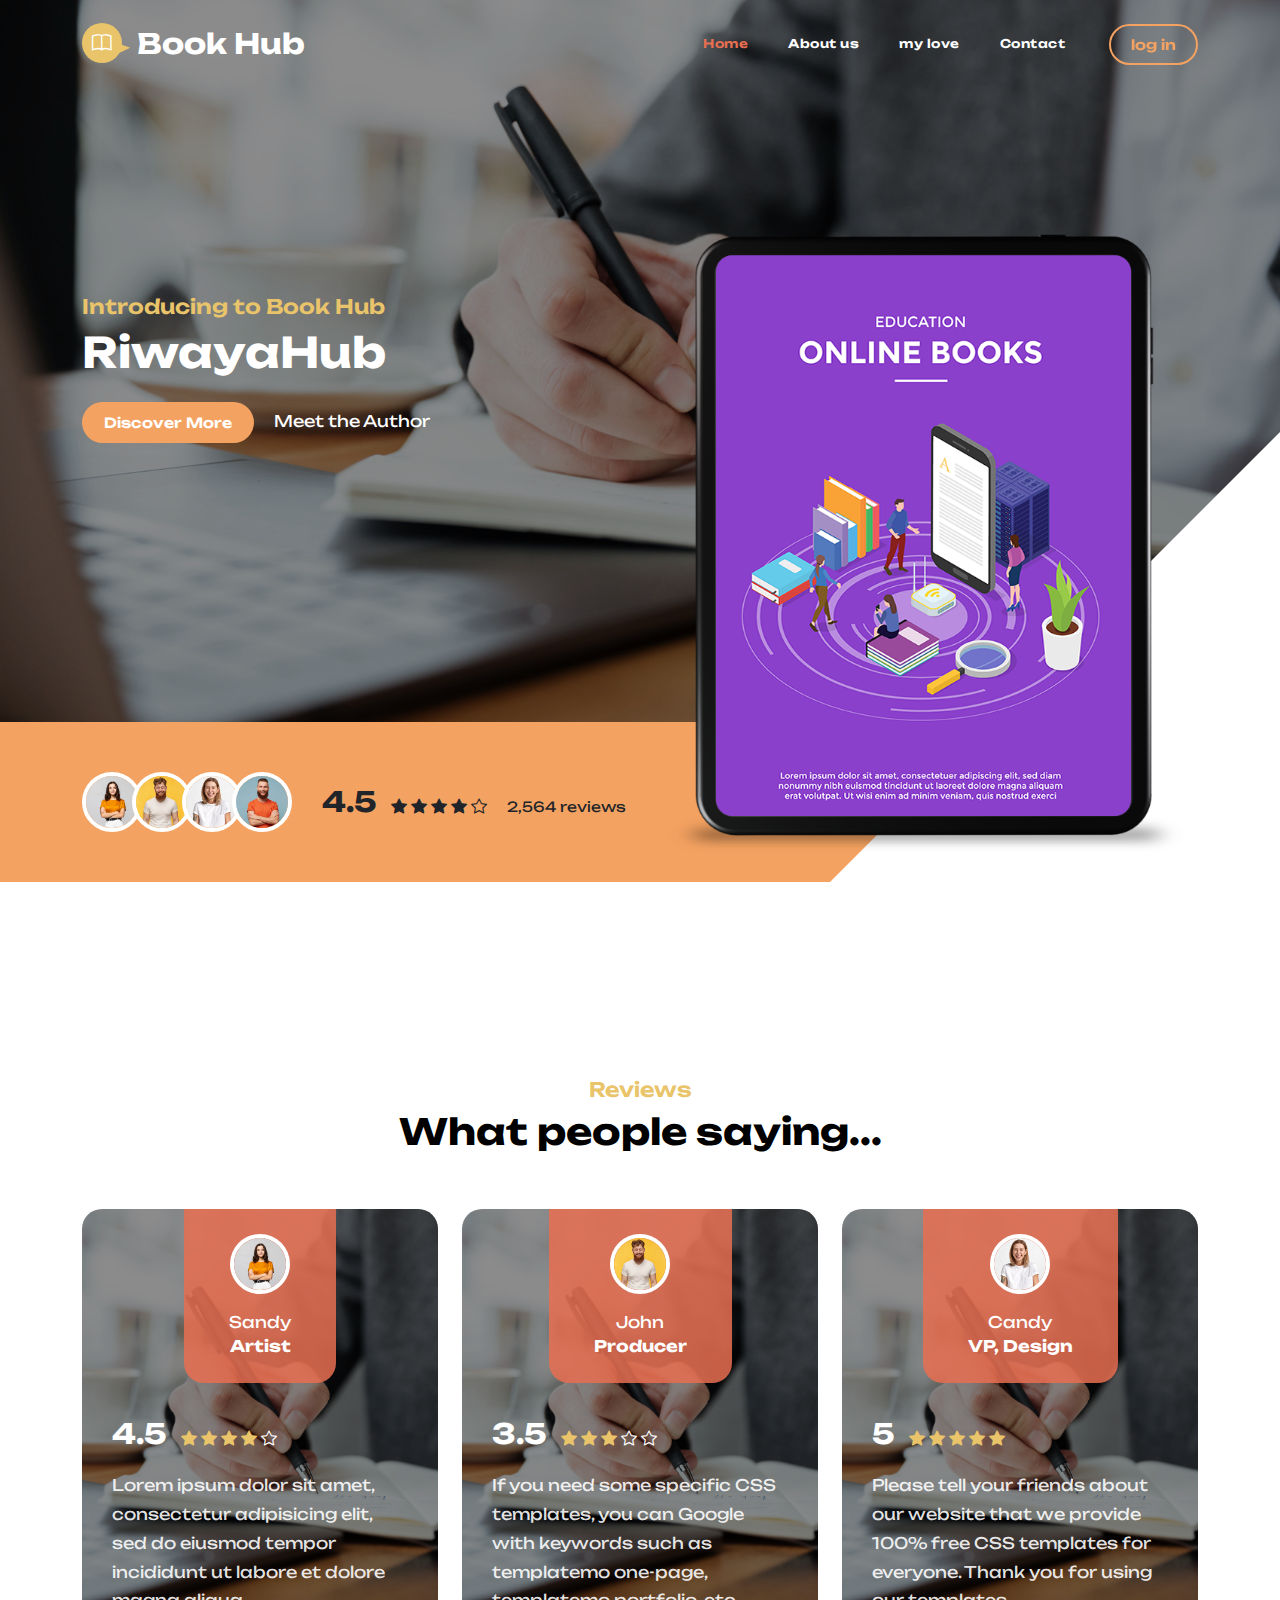
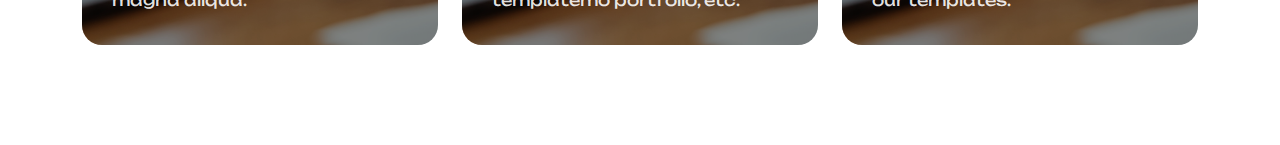
<file: index.html>
<!DOCTYPE html>
<html lang="en">
  <head>
    <link rel="stylesheet" href="https://cdnjs.cloudflare.com/ajax/libs/font-awesome/6.7.2/css/all.min.css" integrity="sha512-Evv84Mr4kqVGRNSgIGL/F/aIDqQb7xQ2vcrdIwxfjThSH8CSR7PBEakCr51Ck+w+/U6swU2Im1vVX0SVk9ABhg==" crossorigin="anonymous" referrerpolicy="no-referrer" />

    <meta charset="utf-8" />
    <meta name="viewport" content="width=device-width, initial-scale=1" />

    <meta name="description" content="" />
    <meta name="author" content="" />

    <title>The Book Hub</title>

    <!-- CSS FILES -->
    <link rel="preconnect" href="https://fonts.googleapis.com" />

    <link rel="preconnect" href="https://fonts.gstatic.com" crossorigin />

    <link
      href="https://fonts.googleapis.com/css2?family=Unbounded:wght@300;400;600;700&display=swap"
      rel="stylesheet"
    />

    <link href="css/bootstrap.min.css" rel="stylesheet" />

    <link href="css/bootstrap-icons.css" rel="stylesheet" />

    <link href="css/templatemo-ebook-landing.css" rel="stylesheet" />
  </head>

  <body>
    <main>
      <nav class="navbar navbar-expand-lg">
        <div class="container">
          <a class="navbar-brand" href="index.html">
            <i class="navbar-brand-icon bi-book me-2"></i>
            <span>Book Hub</span>
          </a>

          <div class="d-lg-none ms-auto me-3">
            <a
            href="./lgo_in/log.html"
              class="btn custom-btn custom-border-btn btn-naira btn-inverted"
            >
              <i class="btn-icon bi-cloud-download"></i>
              <span h> log in</span
              ><!-- duplicated another one below for mobile -->
            </a>
          </div>

          <button
            class="navbar-toggler"
            type="button"
            data-bs-toggle="collapse"
            data-bs-target="#navbarNav"
            aria-controls="navbarNav"
            aria-expanded="false"
            aria-label="Toggle navigation"
          >
            <span class="navbar-toggler-icon"></span>
          </button>

          <div class="collapse navbar-collapse" id="navbarNav">
            <ul class="navbar-nav ms-lg-auto me-lg-4">
              <li class="nav-item">
                <a class="nav-link click-scroll" href="#section_1">Home</a>
              </li>

              <li class="nav-item">
                <a class="nav-link click-scroll" href="./about.html">About us</a
                >
              </li>

              <li class="nav-item">
                <a class="nav-link click-scroll" href="./Favorite/fav.html">my love</a>
              </li>

              <li class="nav-item">
                <a class="nav-link click-scroll" href="./contact.html"
                  >Contact</a
                >
              </li>
            </ul>

            <div class="d-none d-lg-block">
              <a
                href="./lgo_in/log.html"
                class="btn custom-btn custom-border-btn btn-naira btn-inverted"
              >
                <i class="btn-icon bi-cloud-download"></i>
                <span>log in</span
                ><!-- duplicated above one for mobile -->
              </a>
            </div>
          </div>
        </div>
      </nav>

      <section
        class="hero-section d-flex justify-content-center align-items-center"
        id="section_1"
      >
        <div class="container">
          <div class="row">
            <div class="col-lg-6 col-12 mb-5 pb-5 pb-lg-0 mb-lg-0">
              <h6>Introducing to Book Hub</h6>

              <h1 class="text-white mb-4">
                RiwayaHub

              </h1>

              <a href="#section_2" class="btn custom-btn smoothscroll me-3"
                >Discover More</a
              >

              <a href="#section_3" class="link link--kale smoothscroll"
                >Meet the Author</a
              >
            </div>

            <div class="hero-image-wrap col-lg-6 col-12 mt-3 mt-lg-0">
              <img
                src="images/education-online-books.png"
                class="hero-image img-fluid"
                alt="education online books"
              />
            </div>
          </div>
        </div>
      </section>

      <section class="featured-section">
        <div class="container">
          <div class="row">
            <div class="col-lg-8 col-12">
              <div class="avatar-group d-flex flex-wrap align-items-center">
                <img
                  src="images/avatar/portrait-beautiful-young-woman-standing-grey-wall.jpg"
                  class="img-fluid avatar-image"
                  alt=""
                />

                <img
                  src="images/avatar/portrait-young-redhead-bearded-male.jpg"
                  class="img-fluid avatar-image avatar-image-left"
                  alt=""
                />

                <img
                  src="images/avatar/pretty-blonde-woman.jpg"
                  class="img-fluid avatar-image avatar-image-left"
                  alt=""
                />

                <img
                  src="images/avatar/studio-portrait-emotional-happy-funny-smiling-boyfriend.jpg"
                  class="img-fluid avatar-image avatar-image-left"
                  alt=""
                />

                <div class="reviews-group mt-3 mt-lg-0">
                  <strong>4.5</strong>

                  <i class="bi-star-fill"></i>
                  <i class="bi-star-fill"></i>
                  <i class="bi-star-fill"></i>
                  <i class="bi-star-fill"></i>
                  <i class="bi-star"></i>

                  <small class="ms-3">2,564 reviews</small>
                </div>
              </div>
            </div>
          </div>
        </div>
      </section>

      <section class="py-lg-5"></section>

      <section class="reviews-section section-padding" id="">
        <div class="container">
          <div class="row">
            <div class="col-lg-12 col-12 text-center mb-5">
              <h6>Reviews</h6>

              <h2>What people saying...</h2>
            </div>

            <div class="col-lg-4 col-12">
              <div class="custom-block d-flex flex-wrap">
                <div class="custom-block-image-wrap d-flex flex-column">
                  <img
                    src="images/avatar/portrait-beautiful-young-woman-standing-grey-wall.jpg"
                    class="img-fluid avatar-image"
                    alt=""
                  />

                  <div class="text-center mt-3">
                    <span class="text-white">Sandy</span>

                    <strong class="d-block text-white">Artist</strong>
                  </div>
                </div>

                <div class="custom-block-info">
                  <div class="reviews-group mb-3">
                    <strong>4.5</strong>

                    <i class="bi-star-fill"></i>
                    <i class="bi-star-fill"></i>
                    <i class="bi-star-fill"></i>
                    <i class="bi-star-fill"></i>
                    <i class="bi-star"></i>
                  </div>

                  <p class="mb-0">
                    Lorem ipsum dolor sit amet, consectetur adipisicing elit,
                    sed do eiusmod tempor incididunt ut labore et dolore magna
                    aliqua.
                  </p>
                </div>
              </div>
            </div>

            <div class="col-lg-4 col-12 my-5 my-lg-0">
              <div class="custom-block d-flex flex-wrap">
                <div class="custom-block-image-wrap d-flex flex-column">
                  <img
                    src="images/avatar/portrait-young-redhead-bearded-male.jpg"
                    class="img-fluid avatar-image avatar-image-left"
                    alt=""
                  />

                  <div class="text-center mt-3">
                    <span class="text-white">John</span>

                    <strong class="d-block text-white">Producer</strong>
                  </div>
                </div>

                <div class="custom-block-info">
                  <div class="reviews-group mb-3">
                    <strong>3.5</strong>

                    <i class="bi-star-fill"></i>
                    <i class="bi-star-fill"></i>
                    <i class="bi-star-fill"></i>
                    <i class="bi-star"></i>
                    <i class="bi-star"></i>
                  </div>

                  <p class="mb-0">
                    If you need some specific CSS templates, you can Google with
                    keywords such as templatemo one-page, templatemo portfolio,
                    etc.
                  </p>
                </div>
              </div>
            </div>

            <div class="col-lg-4 col-12">
              <div class="custom-block d-flex flex-wrap">
                <div class="custom-block-image-wrap d-flex flex-column">
                  <img
                    src="images/avatar/pretty-blonde-woman.jpg"
                    class="img-fluid avatar-image"
                    alt=""
                  />

                  <div class="text-center mt-3">
                    <span class="text-white">Candy</span>

                    <strong class="d-block text-white">VP, Design</strong>
                  </div>
                </div>

                <div class="custom-block-info">
                  <div class="reviews-group mb-3">
                    <strong>5</strong>

                    <i class="bi-star-fill"></i>
                    <i class="bi-star-fill"></i>
                    <i class="bi-star-fill"></i>
                    <i class="bi-star-fill"></i>
                    <i class="bi-star-fill"></i>
                  </div>

                  <p class="mb-0">
                    Please tell your friends about our website that we provide
                    100% free CSS templates for everyone. Thank you for using
                    our templates.
                  </p>
                </div>
              </div>
            </div>
          </div>
        </div>
      </section>
    </main>

    <!-- JAVASCRIPT FILES -->
    <script src="js/jquery.min.js"></script>
    <script src="js/bootstrap.bundle.min.js"></script>
    <script src="js/jquery.sticky.js"></script>
    <script src="js/click-scroll.js"></script>
    <script src="js/custom.js"></script>
  </body>
</html>
</file>
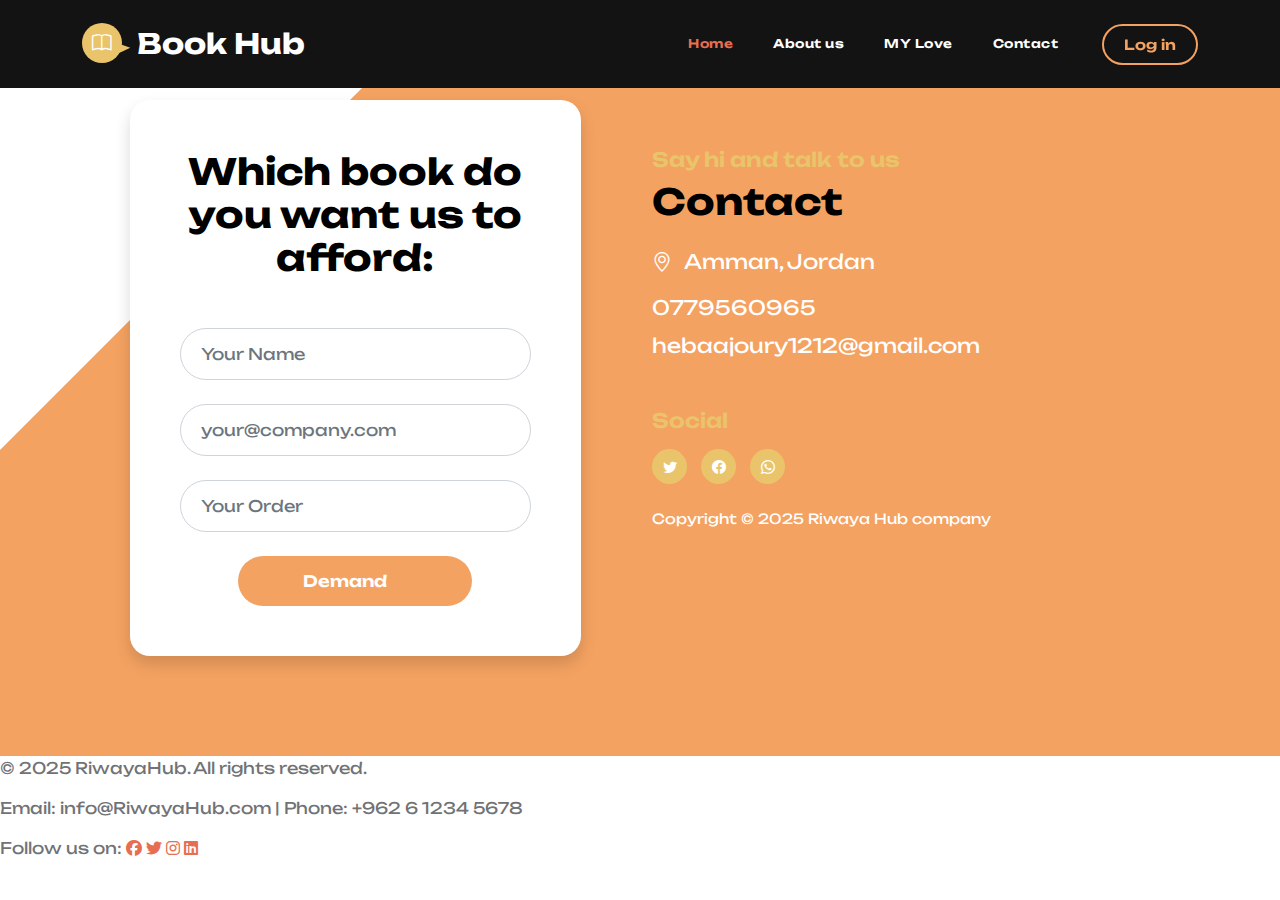
<file: contact.html>
<!DOCTYPE html>
<html lang="en">
  <head>
    <meta charset="utf-8" />
    <meta name="viewport" content="width=device-width, initial-scale=1" />
    <meta name="description" content="" />
    <meta name="author" content="" />
    <title>Our contact page</title>

    <!-- CSS FILES -->
    <link rel="preconnect" href="https://fonts.googleapis.com" />

    <link rel="preconnect" href="https://fonts.gstatic.com" crossorigin />
    <link rel="stylesheet" href="https://cdnjs.cloudflare.com/ajax/libs/font-awesome/5.15.3/css/all.min.css">
    <link
      href="https://fonts.googleapis.com/css2?family=Unbounded:wght@300;400;600;700&display=swap"
      rel="stylesheet"
    />

    <link href="css/bootstrap.min.css" rel="stylesheet" />

    <link href="css/bootstrap-icons.css" rel="stylesheet" />

    <link href="css/templatemo-ebook-landing.css" rel="stylesheet" />
    <link href="https://cdnjs.cloudflare.com/ajax/libs/font-awesome/6.7.2/css/all.min.css" rel="stylesheet">
  </head>
  <style>



  </style>
  <body>
    <main>
      <nav class="navbar navbar-expand-lg" style="background-color:rgb(19, 19, 19)">
        <div class="container">
          <a class="navbar-brand" href="index.html">
            <i class="navbar-brand-icon bi-book me-2"></i>
            <span>Book Hub</span>
          </a>

          <div class="d-lg-none ms-auto me-3">
            <a href="./lgo_in/log.html"class="btn custom-btn custom-border-btn btn-naira btn-inverted">
              <i class="btn-icon bi-cloud-download"></i>
              <span h> log in</span
              ><!-- duplicated another one below for mobile -->
            </a>
          </div>

          <button
            class="navbar-toggler"
            type="button"
            data-bs-toggle="collapse"
            data-bs-target="#navbarNav"
            aria-controls="navbarNav"
            aria-expanded="false"
            aria-label="Toggle navigation"
          >
            <span class="navbar-toggler-icon"></span>
          </button>

          <div class="collapse navbar-collapse" id="navbarNav">
            <ul class="navbar-nav ms-lg-auto me-lg-4">
              <li class="nav-item">
                <a class="nav-link click-scroll" href="./index.html">Home</a>
              </li>

              <li class="nav-item">
                <a class="nav-link click-scroll" href="./about.html">About us</a
                >
              </li>

              <li class="nav-item">
                <a class="nav-link click-scroll" href="./Favorite/fav.html">MY Love</a>
              </li>
              <li class="nav-item">
                <a class="nav-link click-scroll" href="./contact.html">Contact</a>
              </li>
            </ul>

            <div class="d-none d-lg-block">
              <a
                href="./log_in/log_in.html"
                class="btn custom-btn custom-border-btn btn-naira btn-inverted"
              >
                <i class="btn-icon bi-cloud-download"></i>
                <span>Log in</span
                ><!-- duplicated above one for mobile -->
              </a>
            </div>
          </div>
        </div>
      </nav>

      <section class="contact-section section-padding" >
        <div class="container">
          <div class="row">
            <div class="col-lg-5 col-12 mx-auto">
              <form class="custom-form ebook-download-form bg-white shadow" action="#" method="post" role="form" id="contactForm">
                <div class="text-center mb-5">
                  <h2 class="mb-1">Which book do you want us to afford:</h2>
                </div>
                <div class="ebook-download-form-body">
                  <div class="input-group mb-4">
                    <input type="text" name="ebook-form-name" id="ebook-form-name" class="form-control" aria-label="ebook-form-name" aria-describedby="basic-addon1" placeholder="Your Name" required />
                    <span class="input-group-text" id="basic-addon1">
                      <i class="custom-form-icon bi-person"></i>
                    </span>
                  </div>
                  <div class="input-group mb-4">
                    <input type="email" name="ebook-email" id="ebook-email" pattern="[^ @]*@[^ @]*" class="form-control" placeholder="your@company.com" aria-label="ebook-form-email" aria-describedby="basic-addon2" required />
                    <span class="input-group-text" id="basic-addon2">
                      <i class="custom-form-icon bi-envelope"></i>
                    </span>
                  </div>
                  <div class="input-group mb-4">
                    <input type="text" name="ebook-form-order" id="ebook-form-order" class="form-control" aria-label="ebook-form-name" aria-describedby="basic-addon1" placeholder="Your Order" required />
                    <span class="input-group-text" id="basic-addon1">
                      <i class="custom-form-icon bi-person"></i>
                    </span>
                  </div>
                  <div class="col-lg-8 col-md-10 col-8 mx-auto">
                    <button type="submit" class="form-control">Demand</button>
                  </div>
                </div>
              </form>
            </div>

            <div class="col-lg-6 col-12">
              <h6 class="mt-5">Say hi and talk to us</h6>
              <h2 class="mb-4">Contact</h2>
              <p class="mb-3">
                <i class="bi-geo-alt me-2"></i>
                Amman, Jordan
              </p>
              <p class="mb-2">
                <a href="tel: 010-020-0340" class="contact-link">0779560965</a>
              </p>
              <p>
                <a href="mailto:hebaajoury1212@gmail.com" class="contact-link">hebaajoury1212@gmail.com</a>
              </p>
              <h6 class="site-footer-title mt-5 mb-3">Social</h6>
              <ul class="social-icon mb-4">
                <li class="social-icon-item">
                  <a href="#" class="social-icon-link bi-twitter"></a>
                </li>
                <li class="social-icon-item">
                  <a href="#" class="social-icon-link bi-facebook"></a>
                </li>
                <li class="social-icon-item">
                  <a href="#" class="social-icon-link bi-whatsapp"></a>
                </li>
              </ul>
              <p class="copyright-text">
                Copyright © 2025 Riwaya Hub company <br /><br />
              </p>
            </div>
          </div>
        </div>
      </section>
    </main>
    <footer id="footer">
      <p>&copy 2025 RiwayaHub. All rights reserved.</p>
      <p>Email: info@RiwayaHub.com |<span id="phone"> Phone: +962 6 1234 5678</span></p>
      <!-- <p>Address: Books Street, Zarqa, Jordan</p> -->
      <p class="social-icons-footer">Follow us on:
        <a href="#"><i class="fab fa-facebook"></i> </a>
        <a href="#"><i class="fab fa-twitter"></i></a>
        <a href="#"><i class="fab fa-instagram"></i></a>
        <a href="#"><i class="fab fa-linkedin"></i></a>
      </p>   

    </footer>

    <script>
      // Add event listener to form submission
      document.getElementById('contactForm').addEventListener('submit', function (e) {
        e.preventDefault(); // Prevent the default form submission

        // Retrieve values from the form
        const name = document.getElementById('ebook-form-name').value;
        const email = document.getElementById('ebook-email').value;
        const order = document.getElementById('ebook-form-order').value;

        // Store data in localStorage
        localStorage.setItem('userName', name);
        localStorage.setItem('userEmail', email);
        localStorage.setItem('userOrder', order);

        // Optional: Show a confirmation message
        alert('Your information has been saved to local storage!');
      });
    </script>
    <script src="js/jquery.min.js"></script>
    <script src="js/bootstrap.bundle.min.js"></script>
    <script src="js/jquery.sticky.js"></script>
    <script src="js/click-scroll.js"></script>
    <script src="js/custom.js"></script>
  </body>
</html>
</file>
<file: css/templatemo-ebook-landing.css>
/*

TemplateMo 588 ebook landing

https://templatemo.com/tm-588-ebook-landing

*/

/*---------------------------------------
  CUSTOM PROPERTIES ( VARIABLES )             
-----------------------------------------*/
:root {
  --white-color:                  #ffffff;
  --primary-color:                #E76F51;
  --secondary-color:              #E9C46A;
  --section-bg-color:             #f0f8ff;
  --custom-btn-bg-color:          #F4A261;
  --custom-btn-bg-hover-color:    #E76F51;
  --dark-color:                   #000000;
  --p-color:                      #717275;
  --link-hover-color:             #E76F51;

  --body-font-family:             'Unbounded', sans-serif;

  --h1-font-size:                 42px;
  --h2-font-size:                 36px;
  --h3-font-size:                 28px;
  --h4-font-size:                 24px;
  --h5-font-size:                 22px;
  --h6-font-size:                 20px;
  --p-font-size:                  16px;
  --menu-font-size:               12px;
  --btn-font-size:                14px;
  --copyright-font-size:          14px;

  --border-radius-large:          100px;
  --border-radius-medium:         20px;
  --border-radius-small:          10px;

  --font-weight-light:            300;
  --font-weight-normal:           400;
  --font-weight-semibold:         600;
  --font-weight-bold:             700;
}

body {
  background-color: var(--white-color);
  font-family: var(--body-font-family); 
}


/*---------------------------------------
  TYPOGRAPHY               
-----------------------------------------*/

h2,
h3,
h4,
h5,
h6 {
  color: var(--dark-color);
}

h1,
h2,
h3,
h4,
h5,
h6 {
  font-weight: var(--font-weight-semibold);
}

h1 {
  font-size: var(--h1-font-size);
  font-weight: var(--font-weight-bold);
}

h2 {
  font-size: var(--h2-font-size);
  font-weight: var(--font-weight-bold);
}

h3 {
  font-size: var(--h3-font-size);
}

h4 {
  font-size: var(--h4-font-size);
}

h5 {
  font-size: var(--h5-font-size);
}

h6 {
  color: var(--secondary-color);
  font-size: var(--h6-font-size);
}

p {
  color: var(--p-color);
  font-size: var(--p-font-size);
  font-weight: var(--font-weight-normal);
}

ul li {
  color: var(--p-color);
  font-size: var(--p-font-size);
  font-weight: var(--font-weight-normal);
}

a, 
button {
  touch-action: manipulation;
  transition: all 0.3s;
}

a {
  display: inline-block;
  color: var(--primary-color);
  text-decoration: none;
}

a:hover {
  color: var(--link-hover-color);
}

b,
strong {
  font-weight: var(--font-weight-bold);
}


/*---------------------------------------
  SECTION               
-----------------------------------------*/
.section-padding {
  padding-top: 100px;
  padding-bottom: 100px;
}

::selection {
  background-color: var(--secondary-color);
  color: var(--white-color);
}


/*---------------------------------------
  AVATAR IMAGE               
-----------------------------------------*/
.avatar-image {
  border: 4px solid var(--white-color);
  border-radius: 100px;
  width: 60px;
  height: 60px;
  object-fit: cover;
}

.avatar-image-left {
  position: relative;
  left: -10px;
}

.avatar-image-left + .avatar-image-left {
  left: -20px;
}

.avatar-image-left + .avatar-image-left + .avatar-image-left {
  left: -30px;
}

.avatar-image-left + .avatar-image-left + .avatar-image-left + .avatar-image-left {
  left: -40px;
}

.avatar-group,
.reviews-group {
  position: relative;
  z-index: 22;
}

.reviews-group {
  display: inline-block;
  vertical-align: top;
}

.reviews-group strong {
  font-size: var(--h3-font-size);
  margin-right: 10px;
}


/*---------------------------------------
  CUSTOM LINK              
-----------------------------------------*/
.link {
  cursor: pointer;
  position: relative;
  white-space: nowrap;
  color: var(--white-color);
}

.link::before,
.link::after {
  position: absolute;
  width: 100%;
  height: 1px;
  background: currentColor;
  top: 100%;
  left: 0;
  pointer-events: none;
}

.link::before {
  content: '';
}

.link--kale::before {
  height: 10px;
  top: 100%;
  opacity: 0;
}

.link--kale:hover::before {
  opacity: 1;
  animation: lineUp 0.3s ease forwards;
}

@keyframes lineUp {
    0% {
      transform-origin: 50% 100%;
      transform: scale3d(1, 0.045, 1);
    }

    50% {
      transform-origin: 50% 100%;
      transform: scale3d(1, 1, 1);
    }

    51% {
      transform-origin: 50% 0%;
      transform: scale3d(1, 1, 1);
    }

    100% {
      transform-origin: 50% 0%;
      transform: scale3d(1, 0.045, 1);
    }
}

.link--kale::after {
    content: '';
    transition: opacity 0.3s;
    opacity: 0;
    transition-delay: 0s;
}

.link--kale:hover::after {
    opacity: 1;
    transition-delay: 0.3s;
}


/*---------------------------------------
  CUSTOM BUTTON               
-----------------------------------------*/
.custom-btn {
  background: var(--custom-btn-bg-color);
  border: 2px solid transparent;
  border-radius: var(--border-radius-large);
  color: var(--white-color);
  font-size: var(--btn-font-size);
  font-weight: var(--font-weight-semibold);
  line-height: normal;
  transition: all 0.3s;
  padding: 10px 20px;
}

.custom-btn:hover {
  background: var(--custom-btn-bg-hover-color);
  color: var(--white-color);
}

.custom-border-btn {
  background: transparent;
  border: 2px solid var(--custom-btn-bg-color);
  color: var(--custom-btn-bg-color);
}

.custom-border-btn:hover {
  background: var(--custom-btn-bg-color);
  border-color: transparent;
  color: var(--white-color);
}

.custom-btn-bg-white {
  border-color: var(--white-color);
  color: var(--white-color);
}

.btn-naira {
  padding: 0;
  position: relative;
  z-index: 1;
  overflow: hidden;
  -webkit-backface-visibility: hidden;
  -webkit-transition: background-color 0.3s;
  transition: background-color 0.3s;
}

.btn-naira::before {
  content: '';
  position: absolute;
  left: -50%;
  width: 200%;
  height: 200%;
  background: var(--primary-color);
  top: -50%;
  z-index: -1;
  -webkit-transform: translate3d(0, -100%, 0) rotate3d(0, 0, 1, -10deg);
  transform: translate3d(0, -100%, 0) rotate3d(0, 0, 1, -10deg);
}

.btn-naira.btn-inverted::before {
  background: var(--primary-color);
}

.btn-naira > span {
  display: block;
  vertical-align: middle;
}

.btn-naira .btn-icon {
  position: absolute;
  top: 0;
  width: 100%;
  left: 0;
  color: var(--white-color);
  -webkit-transform: translate3d(0, -100%, 0);
  transform: translate3d(0, -100%, 0);
}

.btn-naira > span,
.btn-naira .btn-icon {
  padding: 10px 20px;
  -webkit-transition: -webkit-transform 0.3s;
  transition: transform 0.3s;
  -webkit-transition-timing-function: cubic-bezier(0.75, 0, 0.125, 1);
  transition-timing-function: cubic-bezier(0.75, 0, 0.125, 1);
}

.btn-naira:hover::before {
  -webkit-animation: anim-naira-1 0.3s forwards ease-in;
  animation: anim-naira-1 0.3s forwards ease-in;
}

@-webkit-keyframes anim-naira-1 {
  50% {
    -webkit-transform: translate3d(0, -50%, 0) rotate3d(0, 0, 1, -10deg);
    transform: translate3d(0, -50%, 0) rotate3d(0, 0, 1, -10deg);
    -webkit-animation-timing-function: ease-out;
    animation-timing-function: ease-out;
  }
  100% {
    -webkit-transform: translate3d(0, 0%, 0) rotate3d(0, 0, 1, 0deg);
    transform: translate3d(0, 0%, 0) rotate3d(0, 0, 1, 0deg);
  }
}

@keyframes anim-naira-1 {
  50% {
    -webkit-transform: translate3d(0, -50%, 0) rotate3d(0, 0, 1, -10deg);
    transform: translate3d(0, -50%, 0) rotate3d(0, 0, 1, -10deg);
    -webkit-animation-timing-function: ease-out;
    animation-timing-function: ease-out;
  }
  100% {
    -webkit-transform: translate3d(0, 0%, 0) rotate3d(0, 0, 1, 0deg);
    transform: translate3d(0, 0%, 0) rotate3d(0, 0, 1, 0deg);
  }
}

.btn-naira:hover {
  background-color: var(--primary-color);
  -webkit-transition: background-color 0s 0.3s;
  transition: background-color 0s 0.3s;
}

.btn-naira.btn-inverted:hover {
  background-color: var(--primary-color);
}

.btn-naira:hover .btn-icon {
  -webkit-transform: translate3d(0, 0, 0);
  transform: translate3d(0, 0, 0);
}

.btn-naira:hover > span {
  opacity: 0;
  -webkit-transform: translate3d(0, 100%, 0);
  transform: translate3d(0, 100%, 0);
}


/*---------------------------------------
  NAVIGATION              
-----------------------------------------*/
.sticky-wrapper {
  position: absolute;
  top: 0;
  right: 0;
  left: 0;
}

.sticky-wrapper.is-sticky .navbar {
  background-color: rgba(0, 0, 0, 0.85);
}

.navbar {
  background: transparent;
  z-index: 99;
  padding-top: 15px;
  padding-bottom: 15px;
}

.navbar-brand,
.navbar-brand:hover {
  font-size: var(--h3-font-size);
  font-weight: var(--font-weight-bold);
  display: block;
  color: var(--white-color);
}

.navbar-brand-icon {
  background: var(--secondary-color);
  border-radius: var(--border-radius-large);
  display: inline-block;
  vertical-align: top;
  color: var(--white-color);
  font-size: var(--h6-font-size);
  width: 40px;
  height: 40px;
  line-height: 40px;
  text-align: center;
  position: relative;
}

.navbar-brand-icon::after {
  content: "";
  position: absolute;
  z-index: -1;
  top: 10px;
  right: -5px;
  width: 0;
  height: 0;
  border-style: solid;
  border-width: 0 0 20px 20px;
  border-color: transparent transparent var(--secondary-color) transparent;
  pointer-events: none;
  transform: rotate(65deg);
}

.navbar-expand-lg .navbar-nav .nav-link {
  border-radius: var(--border-radius-large);
  margin: 10px;
  padding: 10px;
}

.navbar-nav .nav-link {
  display: inline-block;
  color: var(--white-color);
  font-size: var(--menu-font-size);
  font-weight: var(--font-weight-semibold);
  letter-spacing: 0.5px;
  position: relative;
  padding-top: 15px;
  padding-bottom: 15px;
}

.navbar-nav .nav-link.active, 
.navbar-nav .nav-link:hover {
  color: var(--primary-color);
}

.navbar-toggler {
  border: 0;
  padding: 0;
  cursor: pointer;
  margin: 0;
  width: 30px;
  height: 35px;
  outline: none;
}

.navbar-toggler:focus {
  outline: none;
  box-shadow: none;
}

.navbar-toggler[aria-expanded="true"] .navbar-toggler-icon {
  background: transparent;
}

.navbar-toggler[aria-expanded="true"] .navbar-toggler-icon:before,
.navbar-toggler[aria-expanded="true"] .navbar-toggler-icon:after {
  transition: top 300ms 50ms ease, -webkit-transform 300ms 350ms ease;
  transition: top 300ms 50ms ease, transform 300ms 350ms ease;
  transition: top 300ms 50ms ease, transform 300ms 350ms ease, -webkit-transform 300ms 350ms ease;
  top: 0;
}

.navbar-toggler[aria-expanded="true"] .navbar-toggler-icon:before {
  transform: rotate(45deg);
}

.navbar-toggler[aria-expanded="true"] .navbar-toggler-icon:after {
  transform: rotate(-45deg);
}

.navbar-toggler .navbar-toggler-icon {
  background: var(--white-color);
  transition: background 10ms 300ms ease;
  display: block;
  width: 30px;
  height: 2px;
  position: relative;
}

.navbar-toggler .navbar-toggler-icon:before,
.navbar-toggler .navbar-toggler-icon:after {
  transition: top 300ms 350ms ease, -webkit-transform 300ms 50ms ease;
  transition: top 300ms 350ms ease, transform 300ms 50ms ease;
  transition: top 300ms 350ms ease, transform 300ms 50ms ease, -webkit-transform 300ms 50ms ease;
  position: absolute;
  right: 0;
  left: 0;
  background: var(--white-color);
  width: 30px;
  height: 2px;
  content: '';
}

.navbar-toggler .navbar-toggler-icon::before {
  top: -8px;
}

.navbar-toggler .navbar-toggler-icon::after {
  top: 8px;
}


/*---------------------------------------
  HERO        
-----------------------------------------*/
.hero-section {
  background-image: url('../images/businessman-sitting-by-table-cafe.jpg');
  background-repeat: no-repeat;
  background-size: cover;
  background-position: center;
  position: relative;
  padding-top: 50px;
}

.hero-section::after {
  content: "";
  position: absolute;
  top: 0;
  right: 0;
  bottom: 0;
  left: 0;
  pointer-events: none;
  background-color: rgba(0, 0, 0, 0.45);
}

.hero-section .row {
  position: relative;
  z-index: 22;
  top: 100px;
}

.hero-image {
  position: relative;
  z-index: 2;
  bottom: 100px;
  display: block;
  margin: auto;
}

@media screen and (min-width: 991px) {
  .hero-section {
    height: calc(90vh - 88px);
    padding-top: 350px;
  }
}


/*---------------------------------------
  FEATURED              
-----------------------------------------*/
.featured-section {
  background-color: var(--custom-btn-bg-color);
  position: relative;
  padding-top: 50px;
  padding-bottom: 50px;
}

.featured-section::after {
  content: "";
  position: absolute;
  bottom: 0;
  right: 0;
  width: 0;
  height: 0;
  border-style: solid;
  border-width: 0 0 450px 450px;
  border-color: transparent transparent var(--white-color) transparent;
  pointer-events: none;
}


/*---------------------------------------
  CUSTOM BLOCK              
-----------------------------------------*/
.custom-block {
  background-image: url('../images/businessman-sitting-by-table-cafe.jpg');
  background-repeat: no-repeat;
  background-size: cover;
  background-position: center;
  border-radius: var(--border-radius-medium);
  position: relative;
  overflow: hidden;
}

.custom-block::after {
  content: "";
  position: absolute;
  top: 0;
  right: 0;
  bottom: 0;
  left: 0;
  pointer-events: none;
  background-color: rgba(0, 0, 0, 0.45);
}

.custom-block .avatar-image {
  min-width: 60px;
  margin: auto;
  left: 0;
}

.custom-block .bi-star {
  color: var(--white-color);
}

.custom-block .bi-star-fill {
  color: var(--secondary-color);
}

.custom-block-image-wrap {
  background-color: rgba(231, 111, 81, 0.85);
  border-radius: 0 0 var(--border-radius-medium) var(--border-radius-medium);
  position: relative;
  z-index: 2;
  overflow: hidden;
  margin: auto;
  padding: 25px 45px;
}

.custom-block-info {
  position: relative;
  z-index: 2;
  padding: 30px;
}

.custom-block-info strong,
.custom-block-info p {
  color: var(--white-color);
}

.custom-block-info p {
  color: rgba(255, 255, 255, 0.9);
  line-height: 1.8;
}


/*---------------------------------------
  THE BOOK SECTION            
-----------------------------------------*/
.book-section-info {
  padding-top: 40px;
  padding-right: 40px;
  padding-left: 40px;
}

.nav-pills {
  border: 2px solid var(--primary-color);
  border-radius: var(--border-radius-medium);
  position: sticky;
  top: 120px;
  padding: 30px;
}

.nav-pills .nav-link {
  background: var(--section-bg-color);
  color: var(--p-color);
  border-radius: var(--border-radius-large);
  margin-top: 5px;
  margin-bottom: 10px;
  padding: 15px 30px;
}

.nav-pills .nav-link:hover,
.nav-pills .nav-link.active, 
.nav-pills .show>.nav-link {
  background: var(--primary-color);
  color: var(--white-color);
}

.scrollspy-example-2 {
  padding-right: 30px;
  padding-left: 30px;
}

.scrollspy-example-item {
  border-bottom: 5px dotted var(--p-color);
  min-height: 500px;
  padding-top: 20px;
  padding-bottom: 50px;
}

.scrollspy-example-item:last-child {
  border-bottom: 0;
}

.scrollspy-example-item-image {
  border-radius: var(--border-radius-medium);
}

.scrollspy-example-item h5 {
  padding-top: 30px;
  padding-bottom: 20px;
}

.blockquote {
  background: var(--section-bg-color);
  border-radius: var(--border-radius-small);
  font-size: var(--h5-font-size);
  font-weight: var(--font-weight-semibold);
  color: var(--site-footer-bg-color);
  margin-top: 30px;
  margin-bottom: 30px;
  padding: 80px 40px 40px 40px;
  text-align: center;
}

.blockquote::before {
  content: "“";
  color: var(--custom-btn-bg-color);
  font-size: 100px;
  line-height: 1rem;
  display: block;
}


/*---------------------------------------
  AUTHOR SECTION            
-----------------------------------------*/
.author-section {
  background-image: url('../images/circle-scatter-haikei.png');
  background-repeat: no-repeat;
  background-size: contain;
  background-position: left bottom;
  position: relative;
  margin-top: 50px;
}

.author-image {
  border: 10px solid var(--secondary-color);
  border-radius: 100%;
  display: block;
  margin: auto;
  width: 350px;
  height: 350px;
  object-fit: cover;
}


/*---------------------------------------
  DIVIDER SECTION               
-----------------------------------------*/
.divider-section {
  background-image: url('../images/wave-haikei.png');
  background-repeat: no-repeat;
  background-size: cover;
  background-position: center;
}


/*---------------------------------------
  CONTACT               
-----------------------------------------*/
.contact-section {
  background: var(--custom-btn-bg-color);
  position: relative;
  overflow: hidden;
}

.contact-section::before {
  content: "";
  position: absolute;
  top: 0;
  left: 0;
  width: 0;
  height: 0;
  border-style: solid;
  border-width: 450px 450px 0 0;
  border-color: var(--white-color) transparent transparent;
  pointer-events: none;
}

.contact-section .container {
  position: relative;
}

.contact-section p {
  color: var(--white-color);
  font-size: var(--h6-font-size);
}

.contact-link {
  color: var(--white-color);
}

.contact-section .copyright-text {
  font-size: var(--copyright-font-size);
}


/*---------------------------------------
  EBOOK DOWNLOAD FORM               
-----------------------------------------*/
.ebook-download-form {
  border-radius: var(--border-radius-medium);
  position: relative;
  z-index: 2;
  padding: 50px;
}


/*---------------------------------------
  CUSTOM FORM               
-----------------------------------------*/
.custom-form .form-control {
  border-radius: var(--border-radius-large);
  box-shadow: none;
  color: var(--p-color);
  padding-top: 13px;
  padding-bottom: 13px;
  padding-right: 40px;
  padding-left: 20px;
  outline: none;
}

.custom-form .form-control:focus,
.custom-form .form-control:hover {
  border-color: var(--primary-color);
}

.custom-form .form-control:focus + .input-group-text .custom-form-icon,
.custom-form .form-control:hover + .input-group-text .custom-form-icon {
  opacity: 1;
}

.custom-form .input-group-text {
  background: transparent;
  border: 0;
  border-radius: 0;
  position: absolute;
  top: 0;
  right: 0;
  bottom: 0;
  margin: 10px;
}

.custom-form-icon {
  position: relative;
  z-index: 22;
  opacity: 0;
  transition: opacity 0.3s ease;
}

.input-group:not(.has-validation)>.dropdown-toggle:nth-last-child(n+3), .input-group:not(.has-validation)>.form-floating:not(:last-child)>.form-control, .input-group:not(.has-validation)>.form-floating:not(:last-child)>.form-select, .input-group:not(.has-validation)>:not(:last-child):not(.dropdown-toggle):not(.dropdown-menu):not(.form-floating) {
  border-radius: var(--border-radius-large);
}

.custom-form button[type="submit"] {
  background: var(--custom-btn-bg-color);
  border: none;
  border-radius: var(--border-radius-large);
  color: var(--white-color);
  font-size: var(--p-font-size);
  font-weight: var(--font-weight-semibold);
  transition: all 0.3s;
  margin-bottom: 0;
}

.custom-form button[type="submit"]:hover,
.custom-form button[type="submit"]:focus {
  background: var(--custom-btn-bg-hover-color);
  border-color: transparent;
}


/*---------------------------------------
  SOCIAL ICON               
-----------------------------------------*/
.social-icon {
  margin: 0;
  padding: 0;
}

.social-icon-item {
  list-style: none;
  display: inline-block;
  vertical-align: top;
}

.social-icon-link {
  background: var(--secondary-color);
  border-radius: var(--border-radius-large);
  color: var(--white-color);
  font-size: var(--copyright-font-size);
  display: block;
  margin-right: 10px;
  text-align: center;
  width: 35px;
  height: 35px;
  line-height: 36px;
  transition: background 0.2s, color 0.2s;
}

.social-icon-link:hover {
  background: var(--primary-color);
  color: var(--white-color);
}


/*---------------------------------------
  RESPONSIVE STYLES               
-----------------------------------------*/
@media screen and (max-width: 991px) {
  h1 {
    font-size: 48px;
  }

  h2 {
    font-size: 36px;
  }

  h3 {
    font-size: 32px;
  }

  h4 {
    font-size: 28px;
  }

  h5 {
    font-size: 20px;
  }

  h6 {
    font-size: 18px;
  }

  .section-padding {
    padding-top: 50px;
    padding-bottom: 50px;
  }
  
  .navbar {
    background-color: rgba(0, 0, 0, 0.65);
  }

  .navbar-expand-lg .navbar-nav {
    padding-bottom: 20px;
  }

  .navbar-expand-lg .navbar-nav .nav-link {
    padding: 0;
  }

  .scrollspy-example-2 .scrollspy-example-item:first-child {
    padding-top: 0;
  }

  .scrollspy-example-item h5 {
    padding-bottom: 5px;
  }

  .book-section-info {
    padding-top: 20px;
    padding-right: 20px;
    padding-left: 20px;
  }

  .ebook-download-form {
    padding: 30px;
  }
}

@media screen and (max-width: 480px) {
  h1 {
    font-size: 36px;
  }

  h2 {
    font-size: 28px;
  }

  h3 {
    font-size: 26px;
  }

  h4 {
    font-size: 22px;
  }

  h5 {
    font-size: 20px;
  }

  .navbar-brand {
    font-size: var(--p-font-size);
  }

  .navbar-brand-icon {
    width: 30px;
    height: 30px;
    line-height: 30px;
  }

  .navbar-brand-icon::after {
    top: 5px;
  }

  .btn-naira > span, 
  .btn-naira .btn-icon {
    font-size: 12px;
    padding: 5px 15px;
  }
}
</file>
